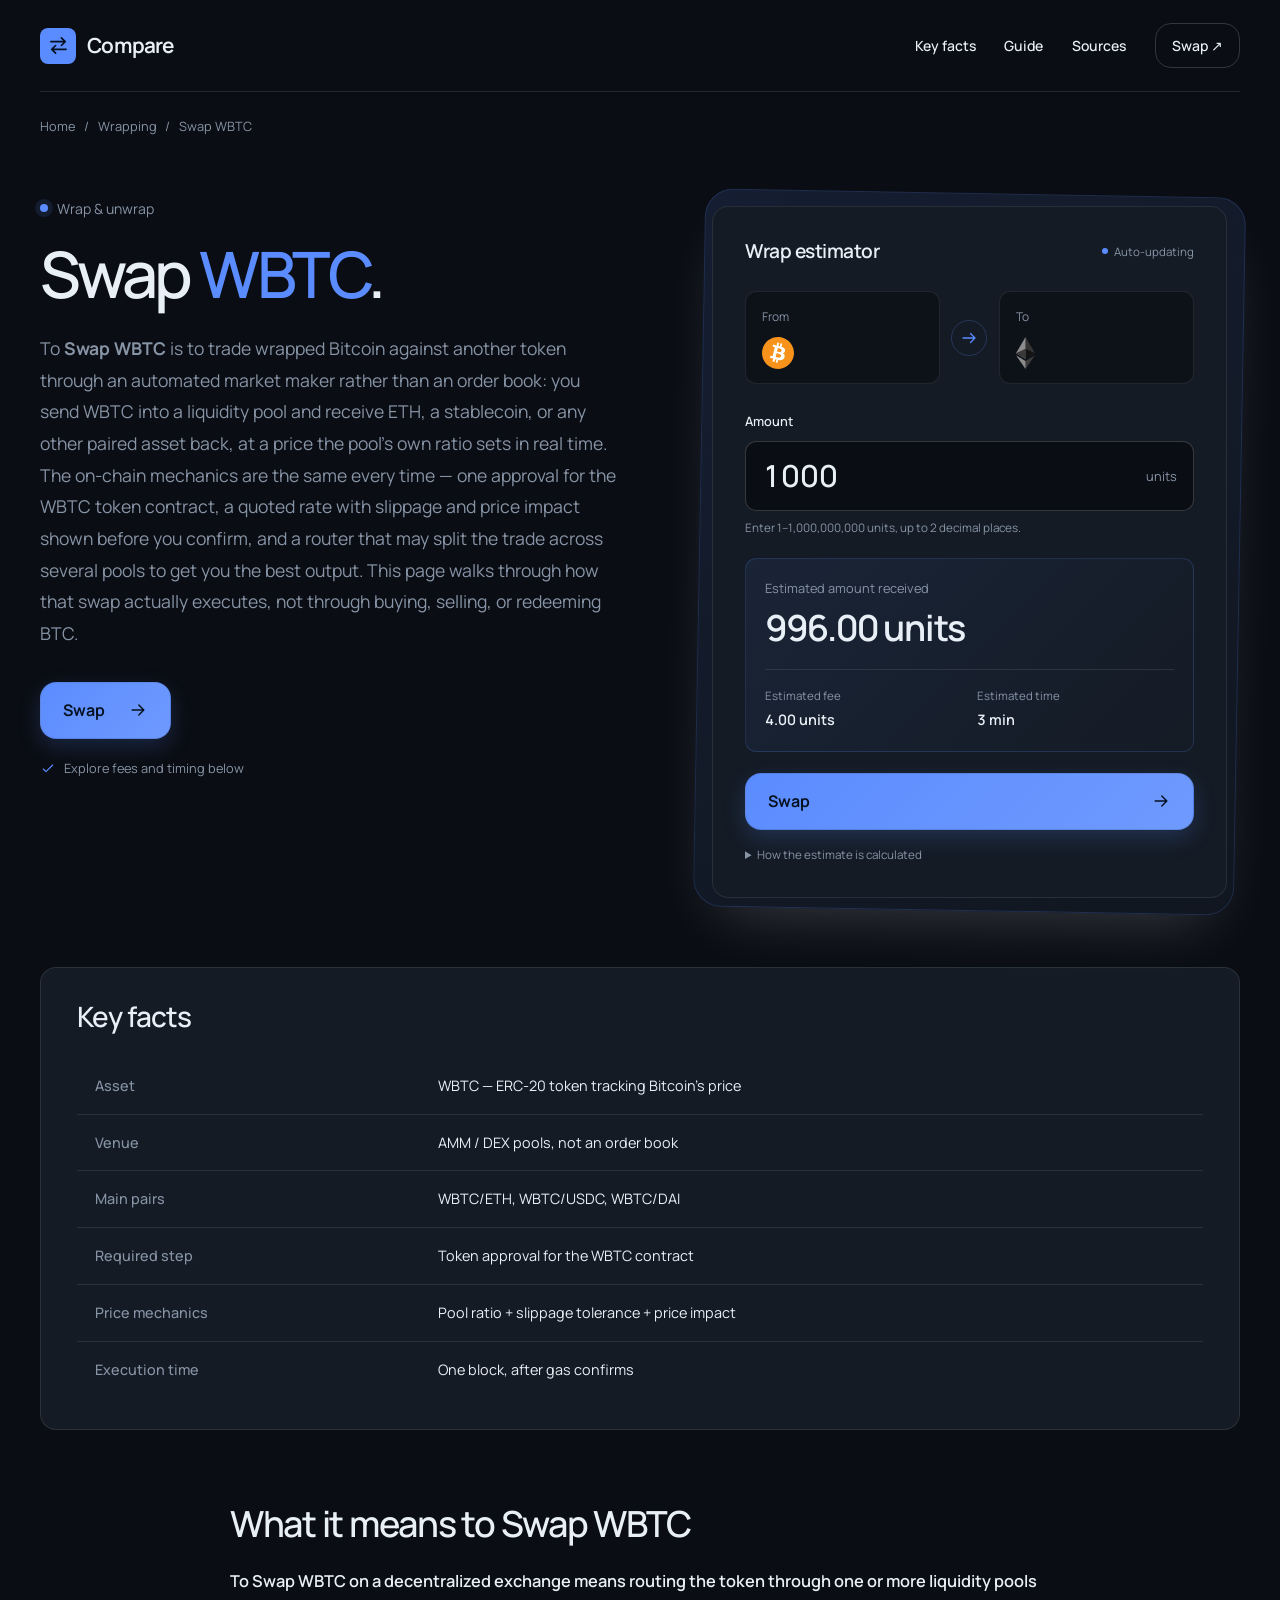
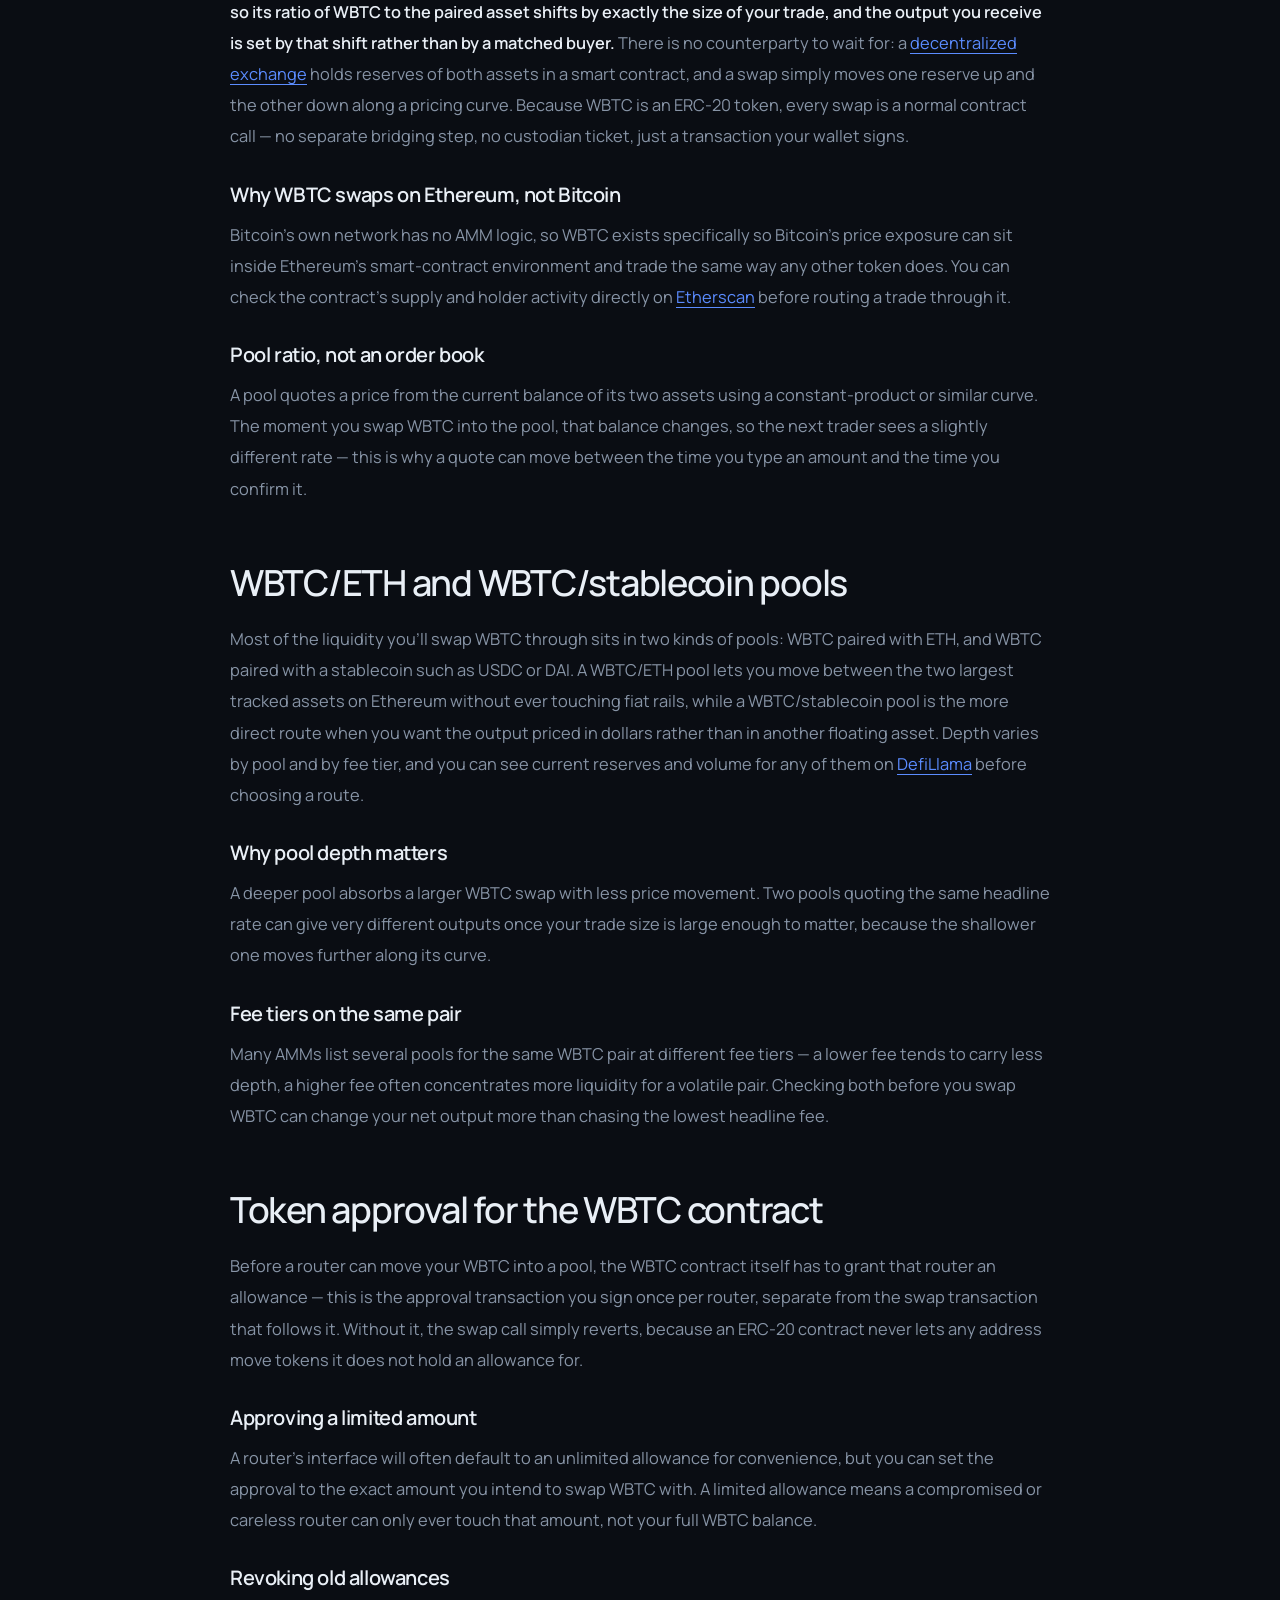
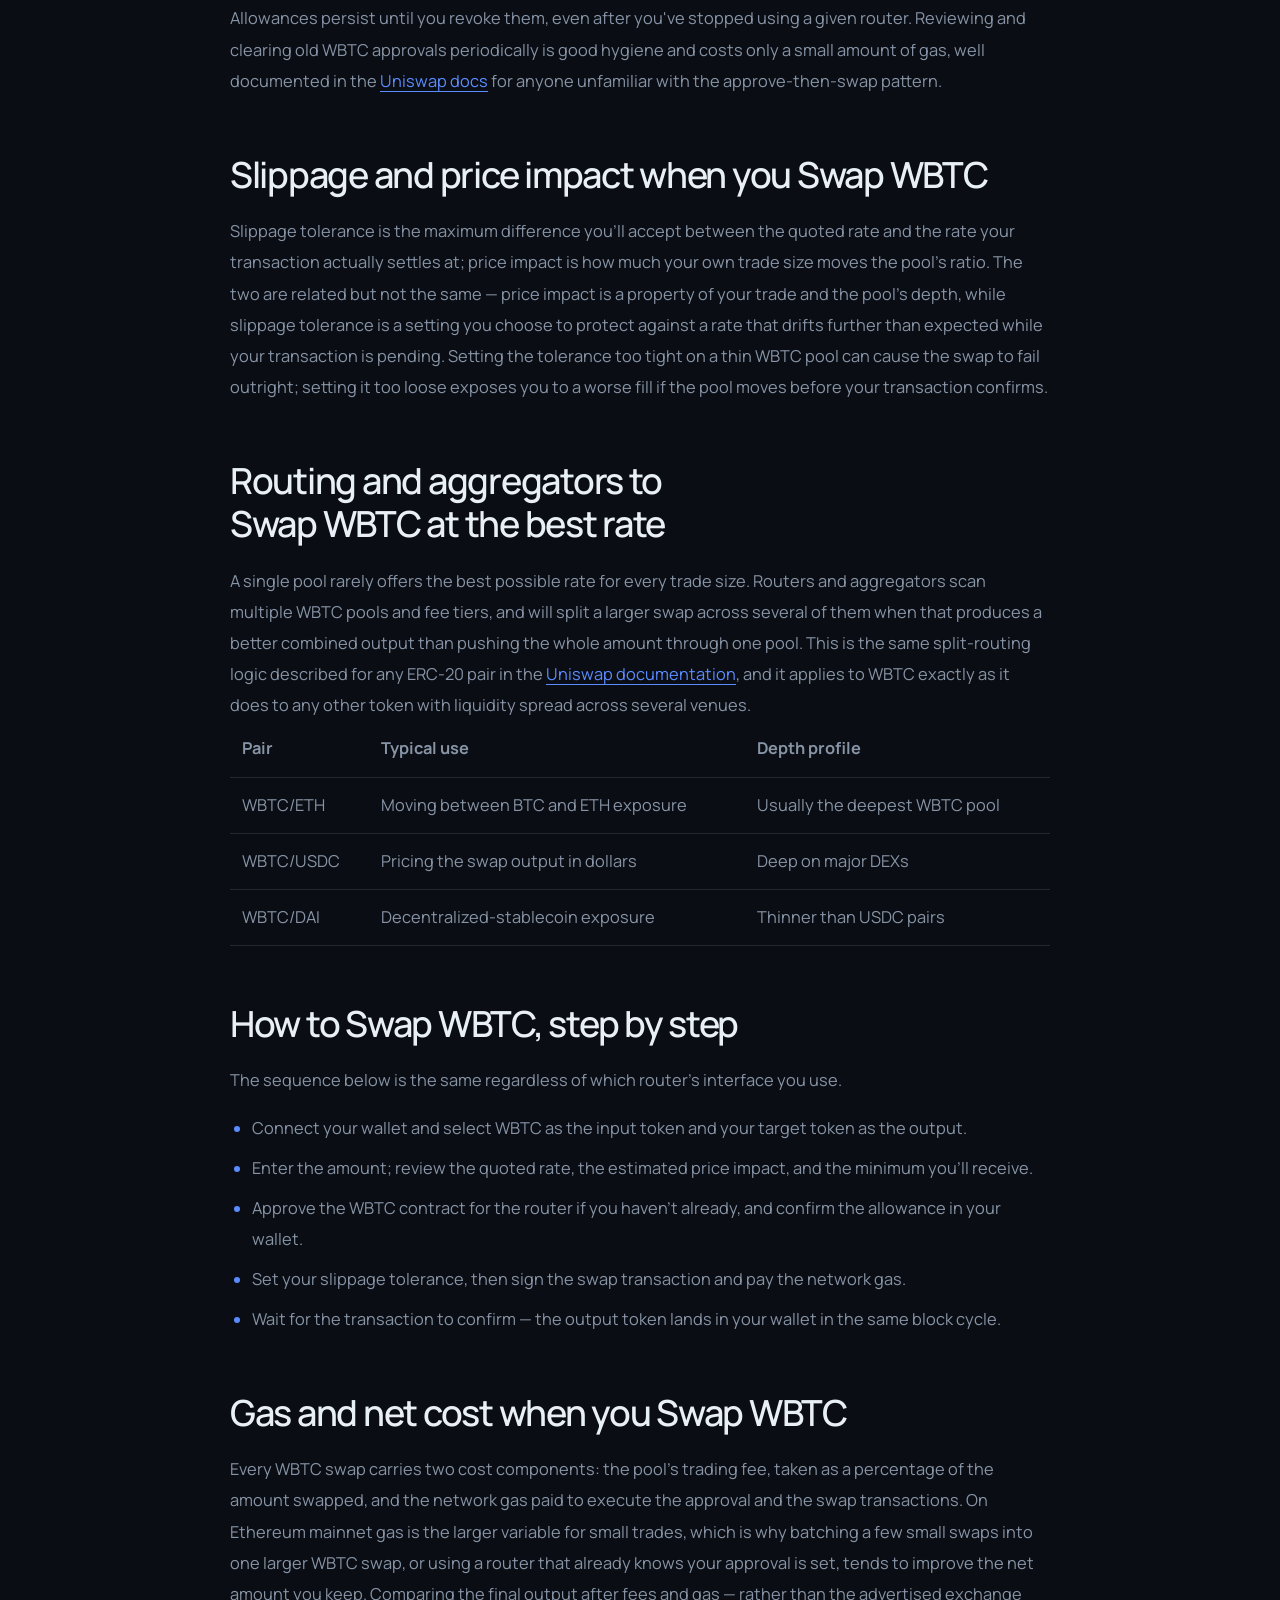
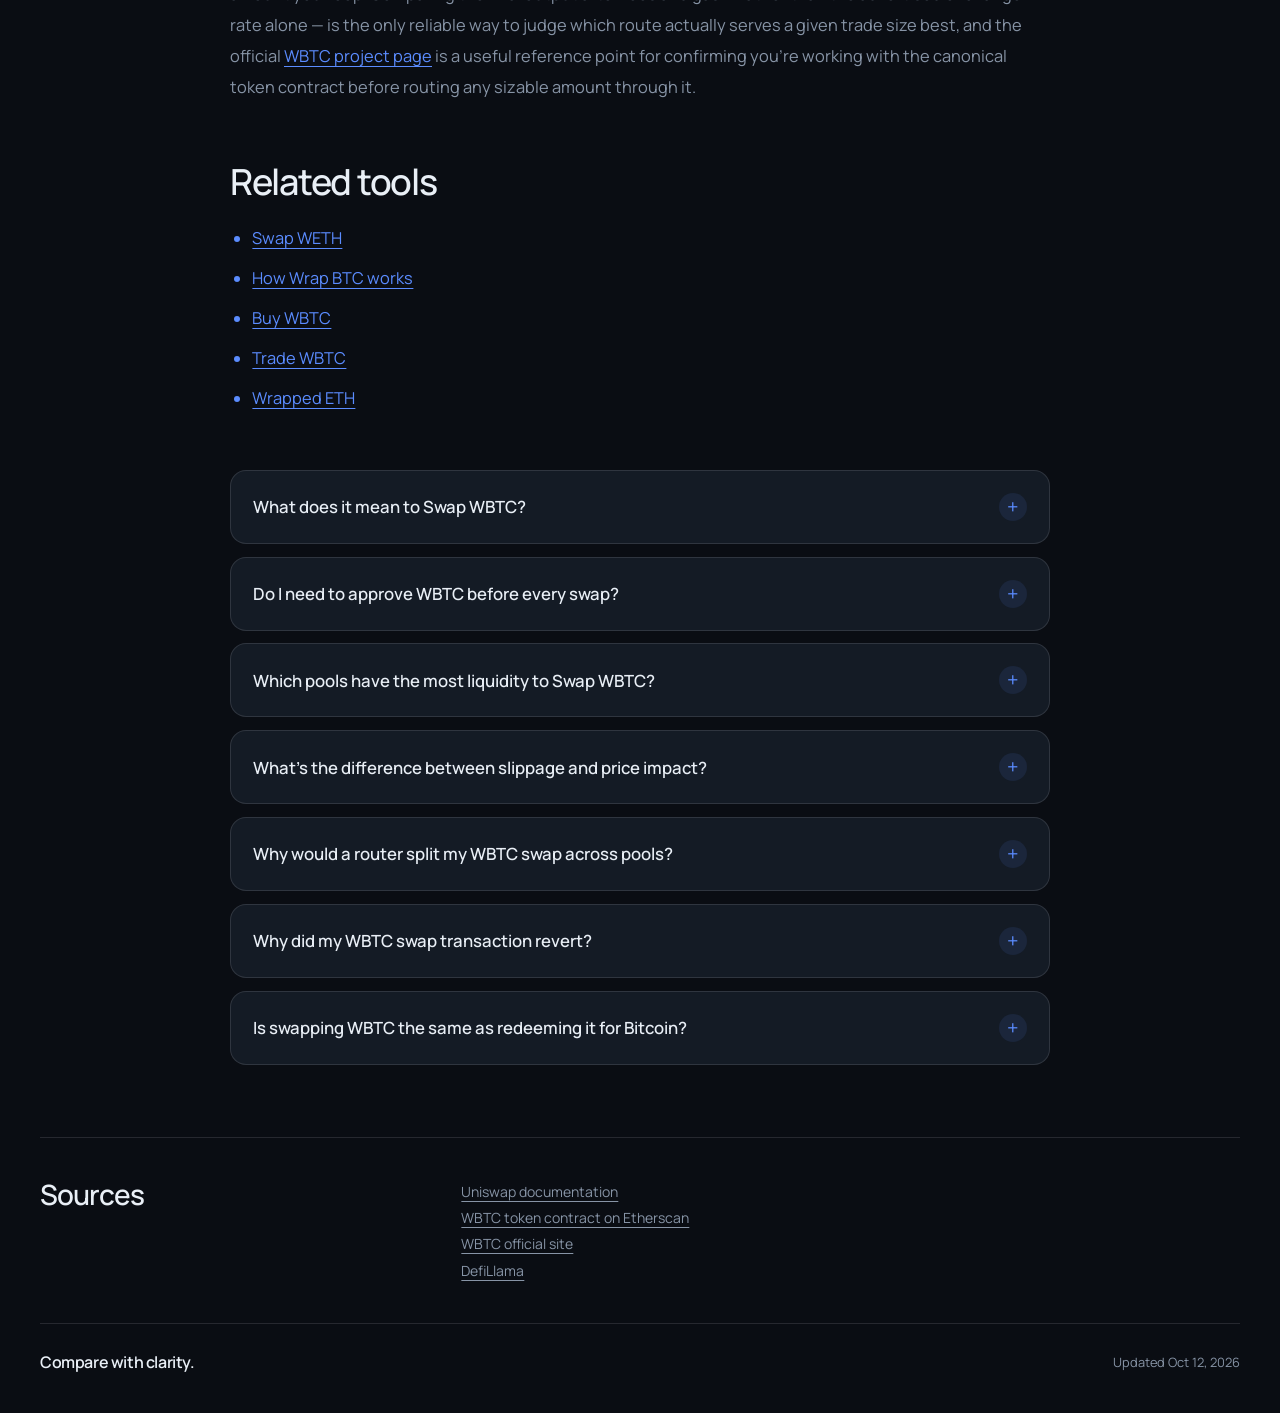
<file: index.html>
<!doctype html>
<html lang="en">
<head>
<meta charset="utf-8">
<meta name="viewport" content="width=device-width, initial-scale=1">
<title>Swap WBTC — WBTC/ETH & Stablecoin Pools, Slippage, Routing</title>
<meta name="description" content="Swap WBTC on an AMM: how WBTC/ETH and WBTC/stablecoin pools price a trade, what approving the WBTC contract does, how slippage and price impact move on WBTC pairs, and how routers find the best path.">
<link rel="canonical" href="https://swap-wbtc.github.io/">
<meta property="og:type" content="website">
<meta property="og:title" content="Swap WBTC">
<meta property="og:url" content="https://swap-wbtc.github.io/">
<meta property="og:image" content="https://swap-wbtc.github.io/og.png">
<meta name="twitter:card" content="summary_large_image">
<meta name="twitter:title" content="Swap WBTC">
<link rel="preconnect" href="https://fonts.googleapis.com"><link rel="preconnect" href="https://fonts.gstatic.com" crossorigin><link rel="stylesheet" href="https://fonts.googleapis.com/css2?family=Manrope:wght@400;500;600;700&family=Manrope:wght@500;600;700&display=swap">
<script type="application/ld+json">{"@context": "https://schema.org", "@graph": [{"@type": "WebSite", "@id": "https://swap-wbtc.github.io/#website", "url": "https://swap-wbtc.github.io/", "name": "Swap WBTC — WBTC/ETH & Stablecoin Pools, Slippage, Routing"}, {"@type": "WebPage", "@id": "https://swap-wbtc.github.io/#webpage", "url": "https://swap-wbtc.github.io/", "name": "Swap WBTC — WBTC/ETH & Stablecoin Pools, Slippage, Routing", "isPartOf": {"@id": "https://swap-wbtc.github.io/#website"}, "description": "Swap WBTC on an AMM: how WBTC/ETH and WBTC/stablecoin pools price a trade, what approving the WBTC contract does, how slippage and price impact move on WBTC pairs, and how routers find the best path.", "datePublished": "2026-10-12", "dateModified": "2026-10-12"}, {"@type": "SoftwareApplication", "name": "Swap WBTC", "applicationCategory": "FinanceApplication", "operatingSystem": "Web", "offers": {"@type": "Offer", "price": "0", "priceCurrency": "USD"}}, {"@type": "BreadcrumbList", "itemListElement": [{"@type": "ListItem", "position": 1, "name": "Home", "item": "https://swap-wbtc.github.io/"}, {"@type": "ListItem", "position": 2, "name": "Wrapping"}, {"@type": "ListItem", "position": 3, "name": "Swap WBTC"}]}, {"@type": "FAQPage", "mainEntity": [{"@type": "Question", "name": "What does it mean to Swap WBTC?", "acceptedAnswer": {"@type": "Answer", "text": "It means trading WBTC against another token through an AMM liquidity pool rather than an order book — the pool's own ratio of the two assets sets the rate, and the trade executes in a single on-chain transaction."}}, {"@type": "Question", "name": "Do I need to approve WBTC before every swap?", "acceptedAnswer": {"@type": "Answer", "text": "No. The approval is a one-time allowance per router; once it's set for the amount or token you intend to trade, later swaps through that same router only need the swap transaction itself."}}, {"@type": "Question", "name": "Which pools have the most liquidity to Swap WBTC?", "acceptedAnswer": {"@type": "Answer", "text": "WBTC/ETH and WBTC/USDC pools are typically the deepest on major decentralized exchanges, meaning they absorb larger trades with less price impact than thinner pairs like WBTC/DAI."}}, {"@type": "Question", "name": "What's the difference between slippage and price impact?", "acceptedAnswer": {"@type": "Answer", "text": "Price impact is how much your own trade size moves the pool's ratio. Slippage tolerance is the maximum deviation from the quote you're willing to accept while your transaction is pending — a setting you choose, not a property of the pool."}}, {"@type": "Question", "name": "Why would a router split my WBTC swap across pools?", "acceptedAnswer": {"@type": "Answer", "text": "Splitting a trade across multiple pools or fee tiers can produce a better combined output than routing the full amount through a single pool, especially once the trade size is large enough to move one pool's ratio significantly."}}, {"@type": "Question", "name": "Why did my WBTC swap transaction revert?", "acceptedAnswer": {"@type": "Answer", "text": "The most common causes are a missing or insufficient token approval, a slippage tolerance set tighter than the pool's actual movement during confirmation, or not enough ETH in your wallet to cover gas."}}, {"@type": "Question", "name": "Is swapping WBTC the same as redeeming it for Bitcoin?", "acceptedAnswer": {"@type": "Answer", "text": "No. Swapping WBTC trades it for another token inside a liquidity pool on Ethereum. Redeeming WBTC back to native Bitcoin is a separate custodial process handled through the WBTC merchant network, not through a DEX pool."}}]}]}</script>
<style>
:root{--bg:#0A0D13;--surface:#141B25;--text:#E9EFF6;--muted:#8794A6;--accent:#5B8CFF;--accent-ink:#05101F;--radius:16px;--display:"Manrope";--body:"Manrope"}
*{box-sizing:border-box}
html{scroll-behavior:smooth;scroll-padding-top:2rem}
body{margin:0;background:var(--bg);color:var(--text);font:400 1rem/1.65 var(--body);-webkit-font-smoothing:antialiased}
::selection{background:var(--accent);color:var(--accent-ink)}
a{color:inherit;text-underline-offset:.25em}
a:hover{color:var(--accent)}
button,input,select,textarea{font:inherit}
input,select{color:var(--text);accent-color:var(--accent)}
:focus-visible{outline:3px solid var(--accent);outline-offset:5px}
img,svg{max-width:100%;vertical-align:middle}
svg{fill:none;stroke:currentColor;stroke-width:1.7;stroke-linecap:round;stroke-linejoin:round}
.c8a8c6a{width:min(1200px,calc(100% - 4rem));margin-inline:auto}
.caecc5d{min-height:92px;display:flex;align-items:center;justify-content:space-between;gap:2rem;border-bottom:1px solid color-mix(in srgb,var(--text) 12%,transparent)}
.cbdb76c{display:inline-flex;align-items:center;gap:.7rem;text-decoration:none;font:650 1.3rem/1.2 var(--display);letter-spacing:-.04em}
.c63c200{display:grid;place-items:center;width:36px;height:36px;background:var(--accent);color:var(--accent-ink);border-radius:calc(var(--radius)*.5)}
.c63c200 svg{width:23px;height:23px}
.c4548b4{display:flex;align-items:center;gap:1.8rem;font-size:.875rem;font-weight:550}
.c4548b4 a{text-decoration:none}
.c4548b4 .c433d98{padding:.6rem 1rem;border:1px solid color-mix(in srgb,var(--text) 18%,transparent);border-radius:var(--radius)}
.cc23f2e{padding-block:1.5rem;font-size:.8rem;color:var(--muted);overflow-wrap:anywhere}
.c4ee64f{display:flex;flex-wrap:wrap;align-items:center;gap:.55rem;margin:0;padding:0;list-style:none}
.c4ee64f a{text-decoration:none}
.c4ee64f [aria-current="page"]{color:var(--text)}
.cfed4e3{display:grid;grid-template-columns:minmax(0,1.1fr) minmax(0,1fr);align-items:start;gap:clamp(1.75rem,5vw,4rem);padding-block:2rem 3.5rem}
.ceee178{min-width:0}
.c6334df{display:inline-flex;align-items:center;gap:.55rem;margin:0 0 1.25rem;color:var(--muted);font-size:.875rem}
.c6334df::before{content:"";width:.5rem;height:.5rem;border-radius:50%;background:var(--accent);box-shadow:0 0 0 5px color-mix(in srgb,var(--accent) 12%,transparent)}
h1{margin:0;font:550 clamp(2.65rem,5vw,4.75rem)/1.06 var(--display);letter-spacing:-.055em;overflow-wrap:anywhere;text-wrap:balance}
h1 em{color:var(--accent);font-style:normal}
.c657744{max-width:36rem;margin:1.6rem 0 2rem;color:var(--muted);font-size:1.1rem;line-height:1.8}
.c4339b9{display:inline-flex;justify-content:center;align-items:center;gap:1.4rem;min-height:54px;padding:.9rem 1.4rem;background:linear-gradient(135deg,var(--accent),color-mix(in srgb,var(--accent) 86%,var(--text)));color:var(--accent-ink);border:1px solid color-mix(in srgb,var(--accent-ink) 12%,transparent);border-radius:var(--radius);font-weight:650;text-decoration:none;box-shadow:0 8px 22px color-mix(in srgb,var(--accent) 20%,transparent);transition:transform .2s,box-shadow .2s}
.c4339b9 svg{width:20px;height:20px;flex:none}
.c4339b9:hover{color:var(--accent-ink);transform:translateY(-2px);box-shadow:0 12px 26px color-mix(in srgb,var(--accent) 28%,transparent)}
.c800eed{display:flex;align-items:center;gap:.5rem;margin:1.2rem 0 0;color:var(--muted);font-size:.8rem}
.c800eed svg{width:16px;height:16px;color:var(--accent)}
.ce4ca7b{position:relative;min-width:0;padding:12px;border:1px solid color-mix(in srgb,var(--accent) 18%,transparent);border-radius:calc(var(--radius) + 12px);background:linear-gradient(145deg,color-mix(in srgb,var(--accent) 13%,var(--bg)),color-mix(in srgb,var(--surface) 70%,var(--bg)));box-shadow:0 28px 64px -28px color-mix(in srgb,var(--text) 24%,transparent)}
.c2b14f8{padding:clamp(1.25rem,3vw,2rem);background:var(--surface);border:1px solid color-mix(in srgb,var(--text) 9%,transparent);border-radius:var(--radius)}
.c654aca{display:flex;justify-content:space-between;align-items:center;gap:1rem;margin-bottom:1.7rem}
.c654aca h2{margin:0;font:600 1.2rem/1.3 var(--display);letter-spacing:-.025em}
.ce45307{display:inline-flex;align-items:center;gap:.4rem;color:var(--muted);font-size:.72rem;white-space:nowrap}
.ce45307::before{content:"";width:6px;height:6px;border-radius:50%;background:var(--accent)}
.c62f2f7{display:grid;grid-template-columns:minmax(0,1fr) 36px minmax(0,1fr);align-items:center;gap:.7rem;margin-bottom:1.7rem}
.c1229a4{min-width:0;padding:.9rem 1rem;background:color-mix(in srgb,var(--bg) 70%,var(--surface));border:1px solid color-mix(in srgb,var(--text) 9%,transparent);border-radius:calc(var(--radius)*.7)}
.c61821b{display:block;margin-bottom:.65rem;color:var(--muted);font-size:.75rem}
.cb380b2{display:flex;align-items:center;gap:.5rem;min-height:32px;font:600 .95rem/1.3 var(--display);overflow-wrap:anywhere}
.cb380b2 img,.cb380b2 svg{width:auto;height:32px;max-width:100%;object-fit:contain}
.c5d14ea{display:grid;place-items:center;width:36px;height:36px;border:1px solid color-mix(in srgb,var(--accent) 24%,transparent);border-radius:50%;color:var(--accent)}
.c5d14ea svg{width:18px;height:18px}
.c559090{display:block;margin-bottom:.55rem;font-size:.8rem;font-weight:550}
.c532cdf{display:flex;align-items:center;gap:.5rem;padding:.7rem 1rem;border:1px solid color-mix(in srgb,var(--text) 19%,transparent);border-radius:calc(var(--radius)*.7);background:var(--bg);transition:border-color .2s}
.c532cdf:focus-within{border-color:var(--accent);box-shadow:0 0 0 3px color-mix(in srgb,var(--accent) 13%,transparent)}
.c532cdf input{width:100%;min-width:0;padding:0;border:0;border-radius:0;background:var(--bg);font:550 1.9rem/1.5 var(--display);font-variant-numeric:tabular-nums}
.c532cdf input:focus-visible{outline:2px solid var(--accent);outline-offset:2px}
.c532cdf span{color:var(--muted);font-size:.8rem}
.cea7e47{margin:.5rem 0 1.2rem;color:var(--muted);font-size:.73rem}
.c7e39fb{margin:-.65rem 0 1rem;color:var(--text);font-size:.8rem}
.c7decc6{padding:1.2rem;border:1px solid color-mix(in srgb,var(--accent) 18%,transparent);border-radius:calc(var(--radius)*.7);background:linear-gradient(135deg,color-mix(in srgb,var(--accent) 8%,var(--surface)),var(--surface))}
.cf337b5{display:block;color:var(--muted);font-size:.8rem}
.c0176e7{display:block;margin:.35rem 0 1.2rem;font:600 clamp(1.65rem,3vw,2.25rem)/1.25 var(--display);letter-spacing:-.035em;overflow-wrap:anywhere;font-variant-numeric:tabular-nums}
.c0176e7 small{color:var(--muted);font:400 .8rem/1.5 var(--body);letter-spacing:0}
.c4a18fc{display:grid;grid-template-columns:1fr 1fr;gap:1rem;padding-top:1rem;border-top:1px solid color-mix(in srgb,var(--text) 10%,transparent)}
.c959fa8{display:block;color:var(--muted);font-size:.72rem}
.ce8ce1c{display:block;margin-top:.2rem;font-size:.9rem;font-weight:600;font-variant-numeric:tabular-nums}
.c2b14f8 .c4339b9{width:100%;margin-top:1.3rem;justify-content:space-between}
.cbe1b31{margin-top:1rem;color:var(--muted);font-size:.73rem}
.cbe1b31 summary{cursor:pointer;width:fit-content;text-underline-offset:.2em}
.cbe1b31 summary:hover{color:var(--text)}
.cbe1b31 p{margin:.7rem 0 0}
.c526109{margin:0;font:550 1.75rem/1.2 var(--display);letter-spacing:-.035em}
.c87f0c8{padding:2rem 2.25rem;background:var(--surface);border:1px solid color-mix(in srgb,var(--text) 10%,transparent);border-radius:var(--radius)}
.c87f0c8 .c526109{margin-bottom:1.5rem}
.c8a2b15{max-width:100%;overflow-x:auto;overscroll-behavior-inline:contain}
.c7116e5{width:100%;border-collapse:collapse;text-align:left;font-size:.9rem}
.c7116e5 caption{text-align:left;margin-bottom:1rem;color:var(--muted)}
.c7116e5 th,.c7116e5 td{padding:1rem 1.1rem;border-bottom:1px solid color-mix(in srgb,var(--text) 10%,transparent);vertical-align:top;overflow-wrap:anywhere}
.c7116e5 th{color:var(--muted);font-weight:500}
.c7116e5 thead{background:color-mix(in srgb,var(--accent) 7%,var(--surface))}
.c7116e5 thead th{color:var(--text);font-weight:600}
.c7116e5 tbody tr:last-child>*{border-bottom:0}
.c7116e5 tbody tr:hover{background:color-mix(in srgb,var(--accent) 4%,var(--surface))}
.c740218{max-width:820px;margin:4.5rem auto}
.ce0bb10{margin:0 0 3.5rem;scroll-margin-top:2rem}
.c9f50bd{margin:0 0 1.25rem;font:550 clamp(1.65rem,3vw,2.25rem)/1.2 var(--display);letter-spacing:-.035em;text-wrap:balance}
.c3d501d{color:var(--muted);font-size:1.025rem;line-height:1.9;overflow-wrap:anywhere}
.c3d501d p{margin:0 0 1.25rem}
.c3d501d h3{margin:1.75rem 0 .75rem;color:var(--text);font:600 1.25rem/1.35 var(--display);letter-spacing:-.02em}
.c3d501d strong{color:var(--text);font-weight:600}
.c3d501d a,.cb70b4f a,.c98accc a{color:var(--accent);text-decoration-thickness:1px}
.c3d501d ul,.c3d501d ol,.cb70b4f ul,.cb70b4f ol{padding-left:1.4rem}
.c3d501d li+li{margin-top:.55rem}
.c3d501d li::marker{color:var(--accent)}
.c3d501d blockquote{margin:1.5rem 0;padding:1rem 1.5rem;border-left:3px solid var(--accent);background:var(--surface);border-radius:0 var(--radius) var(--radius) 0;color:var(--text)}
.c3d501d img{height:auto;border-radius:var(--radius)}
.c3d501d table{width:100%;border-collapse:collapse}
.c3d501d td,.c3d501d th{padding:.75rem;border-bottom:1px solid color-mix(in srgb,var(--text) 12%,transparent);text-align:left}
.c6a4889{margin:.8rem 0;padding:0 1.4rem;border:1px solid color-mix(in srgb,var(--text) 12%,transparent);border-radius:var(--radius);background:var(--surface)}
.cad2dc3{display:flex;justify-content:space-between;align-items:center;gap:1.5rem;min-height:72px;padding:1.2rem 0;cursor:pointer;list-style:none;font:550 1.05rem/1.5 var(--display)}
.cad2dc3::-webkit-details-marker{display:none}
.cad2dc3::after{content:"+";flex:none;display:grid;place-items:center;width:28px;height:28px;border-radius:50%;background:color-mix(in srgb,var(--accent) 10%,var(--surface));color:var(--accent);font:400 1.25rem/1 var(--body)}
.c6a4889[open]{border-color:color-mix(in srgb,var(--accent) 40%,transparent)}
.c6a4889[open]>.cad2dc3::after{content:"−"}
.cb70b4f{padding:0 2.8rem 1.3rem 0;color:var(--muted);line-height:1.85;overflow-wrap:anywhere}
.cb70b4f p{margin:.25rem 0 .75rem}
.c9612b7{display:grid;grid-template-columns:1fr 2fr;gap:2rem;padding:2.5rem 0;border-top:1px solid color-mix(in srgb,var(--text) 12%,transparent)}
.c2c44bf{margin:0;padding:0;list-style:none}
.c98accc{padding:.7rem 0;border-bottom:1px solid color-mix(in srgb,var(--text) 8%,transparent);color:var(--muted);font-size:.875rem;overflow-wrap:anywhere}
.c98accc:first-child{padding-top:0}
.c98accc:last-child{border-bottom:0}
.cf1da63{display:flex;justify-content:space-between;align-items:center;gap:1.5rem;padding-block:1.75rem 2.5rem;border-top:1px solid color-mix(in srgb,var(--text) 12%,transparent);color:var(--muted);font-size:.8rem}
.c471217{color:var(--text);font:600 1rem/1.3 var(--display);letter-spacing:-.025em}
.c8b45ca{margin:0}
@media(min-width:1100px){.ce4ca7b{transform:rotate(1deg)}.c2b14f8{transform:rotate(-1deg)}}
@media(max-width:850px){.cfed4e3{grid-template-columns:1fr;gap:2.5rem;padding-block:1.5rem 3.5rem}.ceee178{max-width:650px}.ce4ca7b{width:100%;max-width:580px;justify-self:center}.c740218{margin-block:3.5rem}.c4548b4{gap:1rem}h1{max-width:14ch}}
@media(max-width:540px){.c8a8c6a{width:calc(100% - 2rem)}.caecc5d{min-height:76px;gap:1rem}.c4548b4>a:not(.c433d98){display:none}.c4548b4 .c433d98{padding:.5rem .8rem}.cc23f2e{padding-block:1.1rem}.cfed4e3{padding-top:1rem}.ceee178>.c4339b9{width:100%;justify-content:space-between}.c657744{font-size:1rem}.ce4ca7b{padding:7px;border-radius:calc(var(--radius) + 7px)}.c2b14f8{padding:1.1rem}.c62f2f7{gap:.4rem;grid-template-columns:minmax(0,1fr) 30px minmax(0,1fr)}.c5d14ea{width:30px;height:30px}.c1229a4{padding:.8rem}.c87f0c8{padding:1.4rem 1rem}.c7116e5 th,.c7116e5 td{padding:.85rem .65rem}.c6a4889{padding-inline:1rem}.cb70b4f{padding-right:0}.c9612b7{grid-template-columns:1fr;gap:1.4rem}.cf1da63{align-items:flex-start;flex-direction:column;gap:.65rem}}
@media(prefers-reduced-motion:reduce){html{scroll-behavior:auto}*,*::before,*::after{transition:none!important}.c4339b9:hover{transform:none}}
</style>
</head>
<body>
<div class="c8a8c6a">
<nav class="caecc5d" aria-label="Main navigation">
<a class="cbdb76c" href="#hero"><span class="c63c200" aria-hidden="true"><svg viewBox="0 0 24 24"><path d="M4 8h15m-4-4 4 4-4 4M20 16H5m4-4-4 4 4 4"/></svg></span>Compare</a>
<div class="c4548b4"><a href="#facts">Key facts</a><a href="#guide">Guide</a><a href="#sources">Sources</a><a class="c433d98" href="dashboard/">Swap ↗</a></div>
</nav>
<div class="cc23f2e"><nav class="c4ee64f" aria-label="Breadcrumb"><a href="dashboard/">Home</a> <span>/</span> <span>Wrapping</span> <span>/</span> <span>Swap WBTC</span></nav></div>
<section class="cfed4e3" id="hero" aria-labelledby="hero-title">
<div class="ceee178">
<p class="c6334df">Wrap & unwrap</p>
<h1 id="hero-title">Swap <em>WBTC</em>.</h1>
<p class="c657744">To <strong>Swap WBTC</strong> is to trade wrapped Bitcoin against another token through an automated market maker rather than an order book: you send WBTC into a liquidity pool and receive ETH, a stablecoin, or any other paired asset back, at a price the pool's own ratio sets in real time. The on-chain mechanics are the same every time — one approval for the WBTC token contract, a quoted rate with slippage and price impact shown before you confirm, and a router that may split the trade across several pools to get you the best output. This page walks through how that swap actually executes, not through buying, selling, or redeeming BTC.</p>
<a class="c4339b9" href="dashboard/">Swap <svg viewBox="0 0 24 24" aria-hidden="true"><path d="M5 12h14m-6-6 6 6-6 6"/></svg></a>
<p class="c800eed"><svg viewBox="0 0 24 24" aria-hidden="true"><path d="m5 12 4 4L19 6"/></svg>Explore fees and timing below</p>
</div>
<aside class="ce4ca7b" aria-labelledby="estimator-title">
<div class="c2b14f8">
<div class="c654aca"><h2 id="estimator-title">Wrap estimator</h2><span class="ce45307">Auto-updating</span></div>
<div class="c62f2f7">
<div class="c1229a4"><span class="c61821b">From</span><div class="cb380b2"><img src="assets/tokens/btc.svg" alt="Bitcoin" width="28" height="28"></div></div>
<span class="c5d14ea" aria-hidden="true"><svg viewBox="0 0 24 24"><path d="M4 12h16m-6-6 6 6-6 6"/></svg></span>
<div class="c1229a4"><span class="c61821b">To</span><div class="cb380b2"><img src="assets/tokens/eth.svg" alt="Ethereum" width="28" height="28"></div></div>
</div>
<label class="c559090" for="amount">Amount</label>
<div class="c532cdf"><input id="amount" type="number" inputmode="decimal" min="1" max="1000000000" step="0.01" value="1000" aria-describedby="amount-hint amount-error"><span>units</span></div>
<p class="cea7e47" id="amount-hint">Enter 1–1,000,000,000 units, up to 2 decimal places.</p>
<p class="c7e39fb" id="amount-error" hidden></p>
<div class="c7decc6" role="status" aria-live="polite" aria-atomic="true">
<span class="cf337b5">Estimated amount received</span>
<output class="c0176e7" id="received" for="amount">—</output>
<div class="c4a18fc">
<div><span class="c959fa8">Estimated fee</span><output class="ce8ce1c" id="fee" for="amount">—</output></div>
<div><span class="c959fa8">Estimated time</span><output class="ce8ce1c" id="time" for="amount">—</output></div>
</div>
</div>
<a class="c4339b9" href="dashboard/">Swap <svg viewBox="0 0 24 24" aria-hidden="true"><path d="M5 12h14m-6-6 6 6-6 6"/></svg></a>
<details class="cbe1b31"><summary>How the estimate is calculated</summary><p>Fee = 0.5 units + 0.35% of the amount, rounded to 2 decimals. Amount received = amount − fee. Time = 2 minutes + 1 minute per 10,000 units, rounded up.</p></details>
<noscript><p class="cea7e47">Enable JavaScript to calculate fees and timing.</p></noscript>
</div>
</aside>
</section>
<section class="c87f0c8" id="facts" aria-labelledby="facts-title"><h2 class="c526109" id="facts-title">Key facts</h2><div class="c8a2b15" role="region" aria-label="Key facts table" tabindex="0"><table class="c7116e5"><tbody><tr><th scope="row">Asset</th><td>WBTC — ERC-20 token tracking Bitcoin's price</td></tr>
<tr><th scope="row">Venue</th><td>AMM / DEX pools, not an order book</td></tr>
<tr><th scope="row">Main pairs</th><td>WBTC/ETH, WBTC/USDC, WBTC/DAI</td></tr>
<tr><th scope="row">Required step</th><td>Token approval for the WBTC contract</td></tr>
<tr><th scope="row">Price mechanics</th><td>Pool ratio + slippage tolerance + price impact</td></tr>
<tr><th scope="row">Execution time</th><td>One block, after gas confirms</td></tr></tbody></table></div></section>
<main class="c740218" id="guide"><section class="ce0bb10"><h2 class="c9f50bd">What it means to Swap WBTC</h2><div class="c3d501d"><strong>To Swap WBTC on a decentralized exchange means routing the token through one or more liquidity pools so its ratio of WBTC to the paired asset shifts by exactly the size of your trade, and the output you receive is set by that shift rather than by a matched buyer.</strong> There is no counterparty to wait for: a <a href="https://en.wikipedia.org/wiki/Decentralized_exchange" rel="nofollow noopener" target="_blank">decentralized exchange</a> holds reserves of both assets in a smart contract, and a swap simply moves one reserve up and the other down along a pricing curve. Because WBTC is an ERC-20 token, every swap is a normal contract call — no separate bridging step, no custodian ticket, just a transaction your wallet signs.<h3>Why WBTC swaps on Ethereum, not Bitcoin</h3>Bitcoin's own network has no AMM logic, so WBTC exists specifically so Bitcoin's price exposure can sit inside Ethereum's smart-contract environment and trade the same way any other token does. You can check the contract's supply and holder activity directly on <a href="https://etherscan.io/token/0x2260fac5e5542a773aa44fbcfedf7c193bc2c599" rel="nofollow noopener" target="_blank">Etherscan</a> before routing a trade through it.<h3>Pool ratio, not an order book</h3>A pool quotes a price from the current balance of its two assets using a constant-product or similar curve. The moment you swap WBTC into the pool, that balance changes, so the next trader sees a slightly different rate — this is why a quote can move between the time you type an amount and the time you confirm it.</div></section>
<section class="ce0bb10"><h2 class="c9f50bd">WBTC/ETH and WBTC/stablecoin pools</h2><div class="c3d501d">Most of the liquidity you'll swap WBTC through sits in two kinds of pools: WBTC paired with ETH, and WBTC paired with a stablecoin such as USDC or DAI. A WBTC/ETH pool lets you move between the two largest tracked assets on Ethereum without ever touching fiat rails, while a WBTC/stablecoin pool is the more direct route when you want the output priced in dollars rather than in another floating asset. Depth varies by pool and by fee tier, and you can see current reserves and volume for any of them on <a href="https://defillama.com/" rel="nofollow noopener" target="_blank">DefiLlama</a> before choosing a route.<h3>Why pool depth matters</h3>A deeper pool absorbs a larger WBTC swap with less price movement. Two pools quoting the same headline rate can give very different outputs once your trade size is large enough to matter, because the shallower one moves further along its curve.<h3>Fee tiers on the same pair</h3>Many AMMs list several pools for the same WBTC pair at different fee tiers — a lower fee tends to carry less depth, a higher fee often concentrates more liquidity for a volatile pair. Checking both before you swap WBTC can change your net output more than chasing the lowest headline fee.</div></section>
<section class="ce0bb10"><h2 class="c9f50bd">Token approval for the WBTC contract</h2><div class="c3d501d">Before a router can move your WBTC into a pool, the WBTC contract itself has to grant that router an allowance — this is the approval transaction you sign once per router, separate from the swap transaction that follows it. Without it, the swap call simply reverts, because an ERC-20 contract never lets any address move tokens it does not hold an allowance for.<h3>Approving a limited amount</h3>A router's interface will often default to an unlimited allowance for convenience, but you can set the approval to the exact amount you intend to swap WBTC with. A limited allowance means a compromised or careless router can only ever touch that amount, not your full WBTC balance.<h3>Revoking old allowances</h3>Allowances persist until you revoke them, even after you've stopped using a given router. Reviewing and clearing old WBTC approvals periodically is good hygiene and costs only a small amount of gas, well documented in the <a href="https://docs.uniswap.org/" rel="nofollow noopener" target="_blank">Uniswap docs</a> for anyone unfamiliar with the approve-then-swap pattern.</div></section>
<section class="ce0bb10"><h2 class="c9f50bd">Slippage and price impact when you Swap WBTC</h2><div class="c3d501d">Slippage tolerance is the maximum difference you'll accept between the quoted rate and the rate your transaction actually settles at; price impact is how much your own trade size moves the pool's ratio. The two are related but not the same — price impact is a property of your trade and the pool's depth, while slippage tolerance is a setting you choose to protect against a rate that drifts further than expected while your transaction is pending. Setting the tolerance too tight on a thin WBTC pool can cause the swap to fail outright; setting it too loose exposes you to a worse fill if the pool moves before your transaction confirms.</div></section>
<section class="ce0bb10"><h2 class="c9f50bd">Routing and aggregators to Swap WBTC at the best rate</h2><div class="c3d501d">A single pool rarely offers the best possible rate for every trade size. Routers and aggregators scan multiple WBTC pools and fee tiers, and will split a larger swap across several of them when that produces a better combined output than pushing the whole amount through one pool. This is the same split-routing logic described for any ERC-20 pair in the <a href="https://docs.uniswap.org/" rel="nofollow noopener" target="_blank">Uniswap documentation</a>, and it applies to WBTC exactly as it does to any other token with liquidity spread across several venues.<table><thead><tr><th>Pair</th><th>Typical use</th><th>Depth profile</th></tr></thead><tbody><tr><td>WBTC/ETH</td><td>Moving between BTC and ETH exposure</td><td>Usually the deepest WBTC pool</td></tr><tr><td>WBTC/USDC</td><td>Pricing the swap output in dollars</td><td>Deep on major DEXs</td></tr><tr><td>WBTC/DAI</td><td>Decentralized-stablecoin exposure</td><td>Thinner than USDC pairs</td></tr></tbody></table></div></section>
<section class="ce0bb10"><h2 class="c9f50bd">How to Swap WBTC, step by step</h2><div class="c3d501d">The sequence below is the same regardless of which router's interface you use.<ul><li>Connect your wallet and select WBTC as the input token and your target token as the output.</li><li>Enter the amount; review the quoted rate, the estimated price impact, and the minimum you'll receive.</li><li>Approve the WBTC contract for the router if you haven't already, and confirm the allowance in your wallet.</li><li>Set your slippage tolerance, then sign the swap transaction and pay the network gas.</li><li>Wait for the transaction to confirm — the output token lands in your wallet in the same block cycle.</li></ul></div></section>
<section class="ce0bb10"><h2 class="c9f50bd">Gas and net cost when you Swap WBTC</h2><div class="c3d501d">Every WBTC swap carries two cost components: the pool's trading fee, taken as a percentage of the amount swapped, and the network gas paid to execute the approval and the swap transactions. On Ethereum mainnet gas is the larger variable for small trades, which is why batching a few small swaps into one larger WBTC swap, or using a router that already knows your approval is set, tends to improve the net amount you keep. Comparing the final output after fees and gas — rather than the advertised exchange rate alone — is the only reliable way to judge which route actually serves a given trade size best, and the official <a href="https://wbtc.network/" rel="nofollow noopener" target="_blank">WBTC project page</a> is a useful reference point for confirming you're working with the canonical token contract before routing any sizable amount through it.</div></section><section class="ce0bb10 cb25d1d" id="related"><h2 class="c9f50bd">Related tools</h2><div class="c3d501d"><ul><li><a href="https://swap-weth.github.io/">Swap WETH</a></li><li><a href="https://wrap-btc.github.io/">How Wrap BTC works</a></li><li><a href="https://buy-wbtc.github.io/">Buy WBTC</a></li><li><a href="https://trade-wbtc.github.io/">Trade WBTC</a></li><li><a href="https://wrapped-eth.github.io/">Wrapped ETH</a></li></ul></div></section><details class="c6a4889"><summary class="cad2dc3">What does it mean to Swap WBTC?</summary><div class="cb70b4f">It means trading WBTC against another token through an AMM liquidity pool rather than an order book — the pool's own ratio of the two assets sets the rate, and the trade executes in a single on-chain transaction.</div></details>
<details class="c6a4889"><summary class="cad2dc3">Do I need to approve WBTC before every swap?</summary><div class="cb70b4f">No. The approval is a one-time allowance per router; once it's set for the amount or token you intend to trade, later swaps through that same router only need the swap transaction itself.</div></details>
<details class="c6a4889"><summary class="cad2dc3">Which pools have the most liquidity to Swap WBTC?</summary><div class="cb70b4f">WBTC/ETH and WBTC/USDC pools are typically the deepest on major decentralized exchanges, meaning they absorb larger trades with less price impact than thinner pairs like WBTC/DAI.</div></details>
<details class="c6a4889"><summary class="cad2dc3">What's the difference between slippage and price impact?</summary><div class="cb70b4f">Price impact is how much your own trade size moves the pool's ratio. Slippage tolerance is the maximum deviation from the quote you're willing to accept while your transaction is pending — a setting you choose, not a property of the pool.</div></details>
<details class="c6a4889"><summary class="cad2dc3">Why would a router split my WBTC swap across pools?</summary><div class="cb70b4f">Splitting a trade across multiple pools or fee tiers can produce a better combined output than routing the full amount through a single pool, especially once the trade size is large enough to move one pool's ratio significantly.</div></details>
<details class="c6a4889"><summary class="cad2dc3">Why did my WBTC swap transaction revert?</summary><div class="cb70b4f">The most common causes are a missing or insufficient token approval, a slippage tolerance set tighter than the pool's actual movement during confirmation, or not enough ETH in your wallet to cover gas.</div></details>
<details class="c6a4889"><summary class="cad2dc3">Is swapping WBTC the same as redeeming it for Bitcoin?</summary><div class="cb70b4f">No. Swapping WBTC trades it for another token inside a liquidity pool on Ethereum. Redeeming WBTC back to native Bitcoin is a separate custodial process handled through the WBTC merchant network, not through a DEX pool.</div></details></main>
<section class="c9612b7" id="sources" aria-labelledby="sources-title"><h2 class="c526109" id="sources-title">Sources</h2><div><ul class="c2c44bf"><li><a class="c98accc" href="https://docs.uniswap.org/" rel="nofollow noopener" target="_blank">Uniswap documentation</a></li>
<li><a class="c98accc" href="https://etherscan.io/token/0x2260fac5e5542a773aa44fbcfedf7c193bc2c599" rel="nofollow noopener" target="_blank">WBTC token contract on Etherscan</a></li>
<li><a class="c98accc" href="https://wbtc.network/" rel="nofollow noopener" target="_blank">WBTC official site</a></li>
<li><a class="c98accc" href="https://defillama.com/" rel="nofollow noopener" target="_blank">DefiLlama</a></li></ul></div></section>
<footer class="cf1da63"><span class="c471217">Compare with clarity.</span><p class="c8b45ca">Updated Oct 12, 2026</p></footer>
</div>
<script>
(() => {
  const amount = document.getElementById('amount');
  const received = document.getElementById('received');
  const fee = document.getElementById('fee');
  const time = document.getElementById('time');
  const error = document.getElementById('amount-error');
  const number = new Intl.NumberFormat('en-US', { minimumFractionDigits: 2, maximumFractionDigits: 2 });
  let timer;
  function update() {
    const value = amount.valueAsNumber;
    const valid = amount.value.trim() !== '' && Number.isFinite(value) && amount.validity.valid;
    amount.setAttribute('aria-invalid', String(!valid));
    error.hidden = valid;
    error.textContent = valid ? '' : 'Enter an amount from 1 to 1,000,000,000 with up to 2 decimal places.';
    if (!valid) {
      received.textContent = '—';
      fee.textContent = '—';
      time.textContent = '—';
      return;
    }
    const amountCents = Math.round(value * 100);
    const feeCents = 50 + Math.round(amountCents * 35 / 10000);
    received.textContent = number.format((amountCents - feeCents) / 100) + ' units';
    fee.textContent = number.format(feeCents / 100) + ' units';
    time.textContent = (2 + Math.ceil(value / 10000)).toLocaleString('en-US') + ' min';
  }
  amount.addEventListener('input', () => {
    clearTimeout(timer);
    timer = setTimeout(update, 180);
  });
  amount.addEventListener('change', () => {
    clearTimeout(timer);
    update();
  });
  update();
})();
</script>
</body>
</html>
</file>
